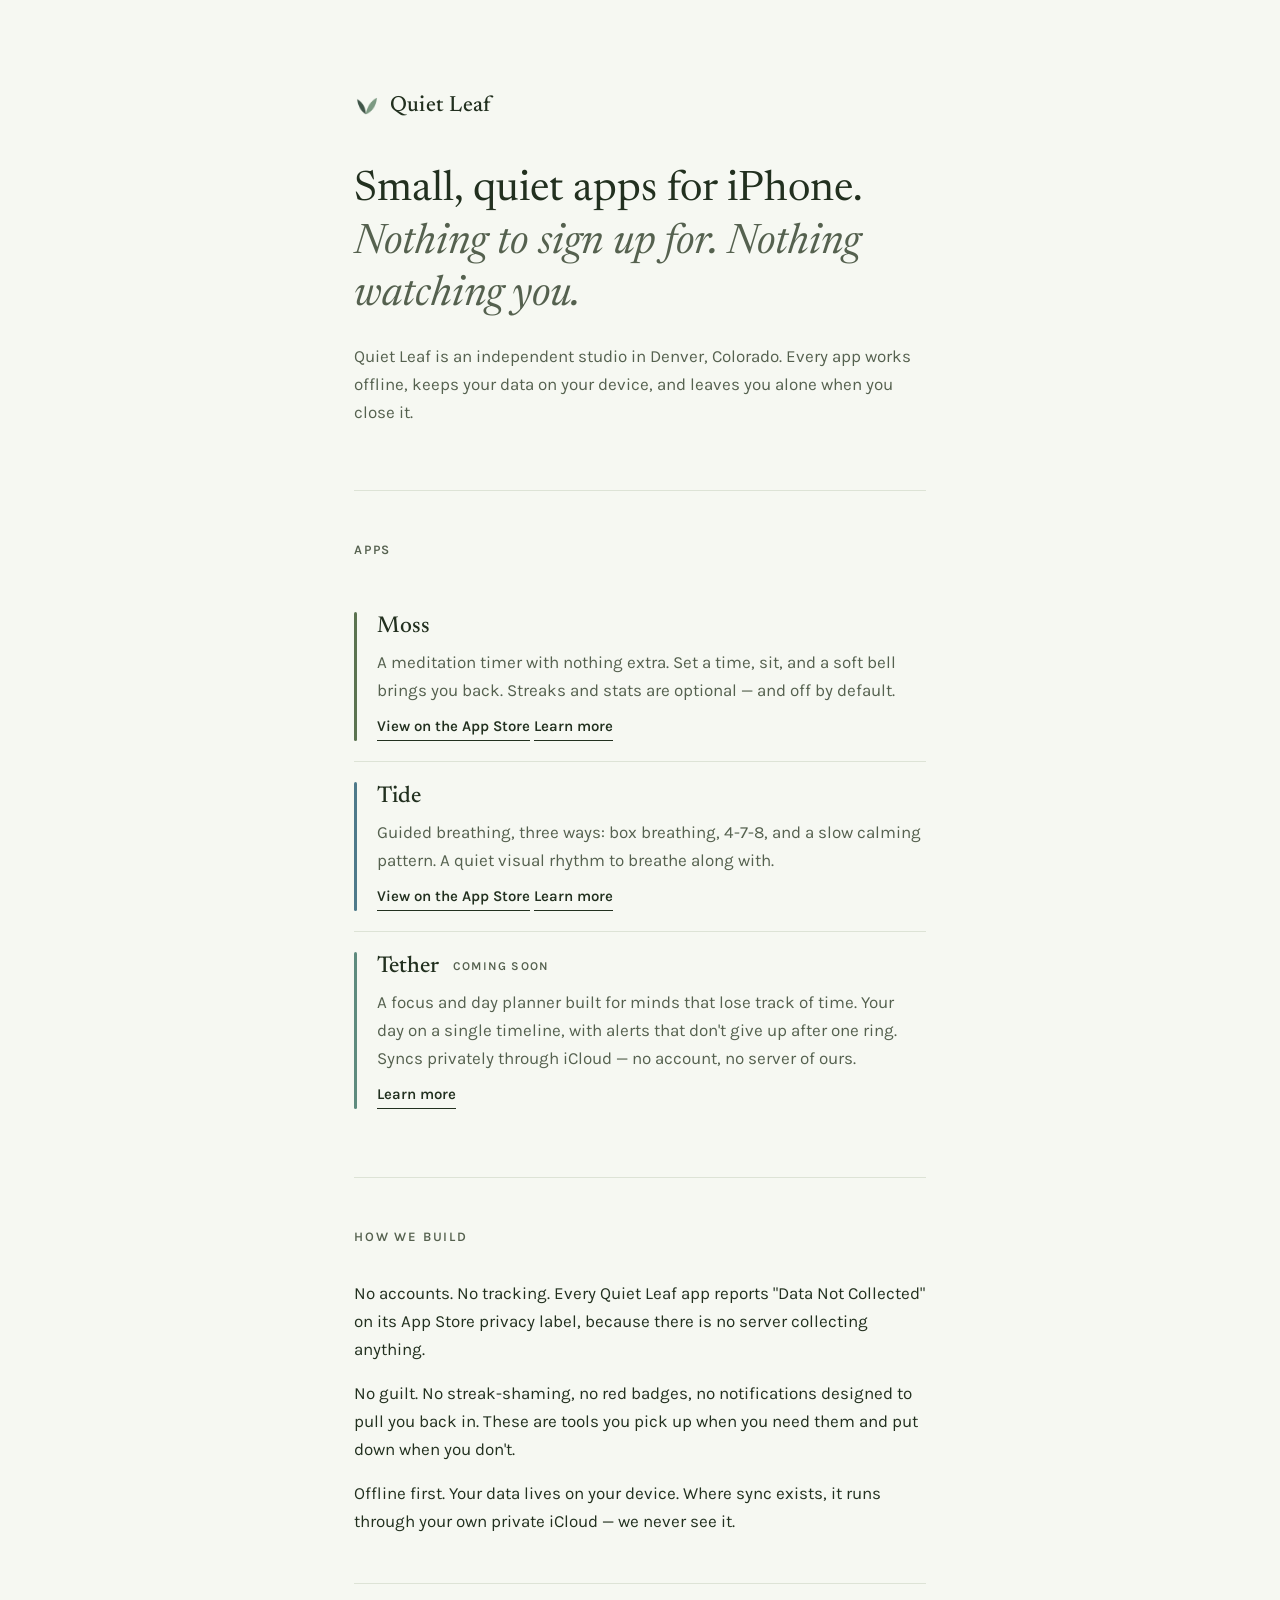
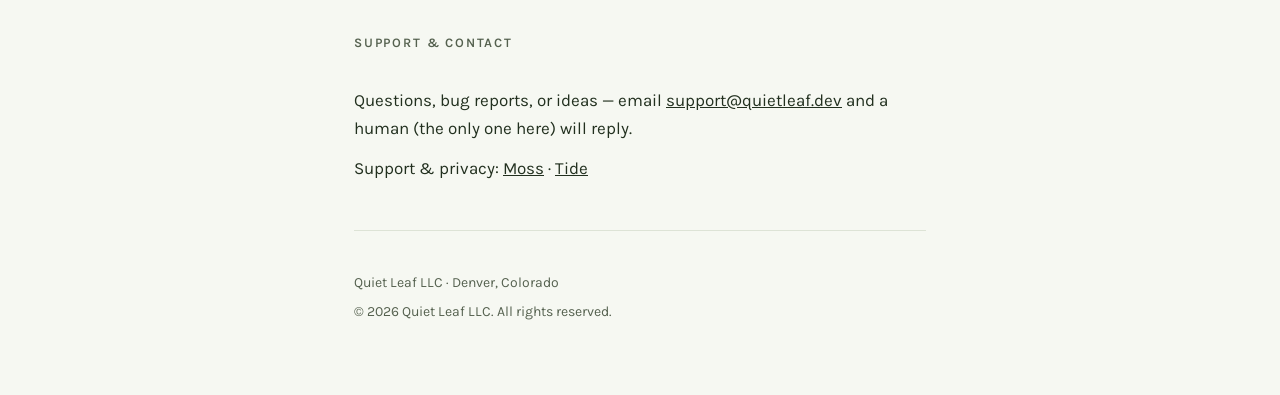
<file: index.html>
<!DOCTYPE html>
<html lang="en">
<head>
<meta charset="UTF-8">
<meta name="viewport" content="width=device-width, initial-scale=1.0">
<title>Quiet Leaf — calm, private apps for iPhone</title>
<meta name="description" content="Quiet Leaf LLC makes small, quiet iOS apps for meditation, breathing, journaling, and focus. No accounts. No tracking. No guilt.">
<link rel="icon" href="/favicon.ico" sizes="any">
<link rel="icon" type="image/png" sizes="32x32" href="/favicon-32x32.png">
<link rel="icon" type="image/png" sizes="16x16" href="/favicon-16x16.png">
<link rel="apple-touch-icon" sizes="180x180" href="/apple-touch-icon.png">
<link rel="preconnect" href="https://fonts.googleapis.com">
<link rel="preconnect" href="https://fonts.gstatic.com" crossorigin>
<link href="https://fonts.googleapis.com/css2?family=Newsreader:ital,opsz,wght@0,6..72,400;0,6..72,500;1,6..72,400&family=Karla:wght@400;500;600&display=swap" rel="stylesheet">
<link rel="stylesheet" href="/assets/site.css">
<style>
  :root {
    --moss: #5B7350;
    --tide: #4E7A8A;
    --tether: #5E8B7E;
  }
</style>
</head>
<body>

<div class="wrap fade">

  <header>
    <div class="mark" aria-hidden="true">
      <img src="/assets/logo-mark.png" width="26" height="26" alt="">
      <span>Quiet Leaf</span>
    </div>
    <h1>Small, quiet apps for iPhone. <em>Nothing to sign up for. Nothing watching you.</em></h1>
    <p class="sub">Quiet Leaf is an independent studio in Denver, Colorado. Every app works offline, keeps your data on your device, and leaves you alone when you close it.</p>
  </header>

  <section id="apps">
    <h2>Apps</h2>

    <div class="app moss">
      <div class="stem" aria-hidden="true"></div>
      <div>
        <h3>Moss</h3>
        <p>A meditation timer with nothing extra. Set a time, sit, and a soft bell brings you back. Streaks and stats are optional — and off by default.</p>
        <a class="applink" href="https://apps.apple.com/us/app/moss-meditation-timer/id6777428490">View on the App Store</a>
        <a class="applink" href="/moss/">Learn more</a>
      </div>
    </div>

    <div class="app tide">
      <div class="stem" aria-hidden="true"></div>
      <div>
        <h3>Tide</h3>
        <p>Guided breathing, three ways: box breathing, 4-7-8, and a slow calming pattern. A quiet visual rhythm to breathe along with.</p>
        <a class="applink" href="https://apps.apple.com/us/app/tide-breathing-timer/id6780638739">View on the App Store</a>
        <a class="applink" href="/tide/">Learn more</a>
      </div>
    </div>

    <div class="app tether">
      <div class="stem" aria-hidden="true"></div>
      <div>
        <h3>Tether <span class="tag">Coming soon</span></h3>
        <p>A focus and day planner built for minds that lose track of time. Your day on a single timeline, with alerts that don't give up after one ring. Syncs privately through iCloud — no account, no server of ours.</p>
        <a class="applink" href="/tether/">Learn more</a>
      </div>
    </div>

  </section>

  <section class="principles" id="principles">
    <h2>How we build</h2>
    <p>No accounts. No tracking. Every Quiet Leaf app reports "Data Not Collected" on its App Store privacy label, because there is no server collecting anything.</p>
    <p>No guilt. No streak-shaming, no red badges, no notifications designed to pull you back in. These are tools you pick up when you need them and put down when you don't.</p>
    <p>Offline first. Your data lives on your device. Where sync exists, it runs through your own private iCloud — we never see it.</p>
  </section>

  <section class="support" id="support">
    <h2>Support &amp; contact</h2>
    <p>Questions, bug reports, or ideas — email <a href="mailto:support@quietleaf.dev ">support@quietleaf.dev</a> and a human (the only one here) will reply.</p>
    <p>Support &amp; privacy: <a href="/moss/">Moss</a> · <a href="/tide/">Tide</a></p>
  </section>

  <footer>
    <p>Quiet Leaf LLC · Denver, Colorado</p>
    <p>&copy; 2026 Quiet Leaf LLC. All rights reserved.</p>
  </footer>

</div>

</body>
</html>
</file>
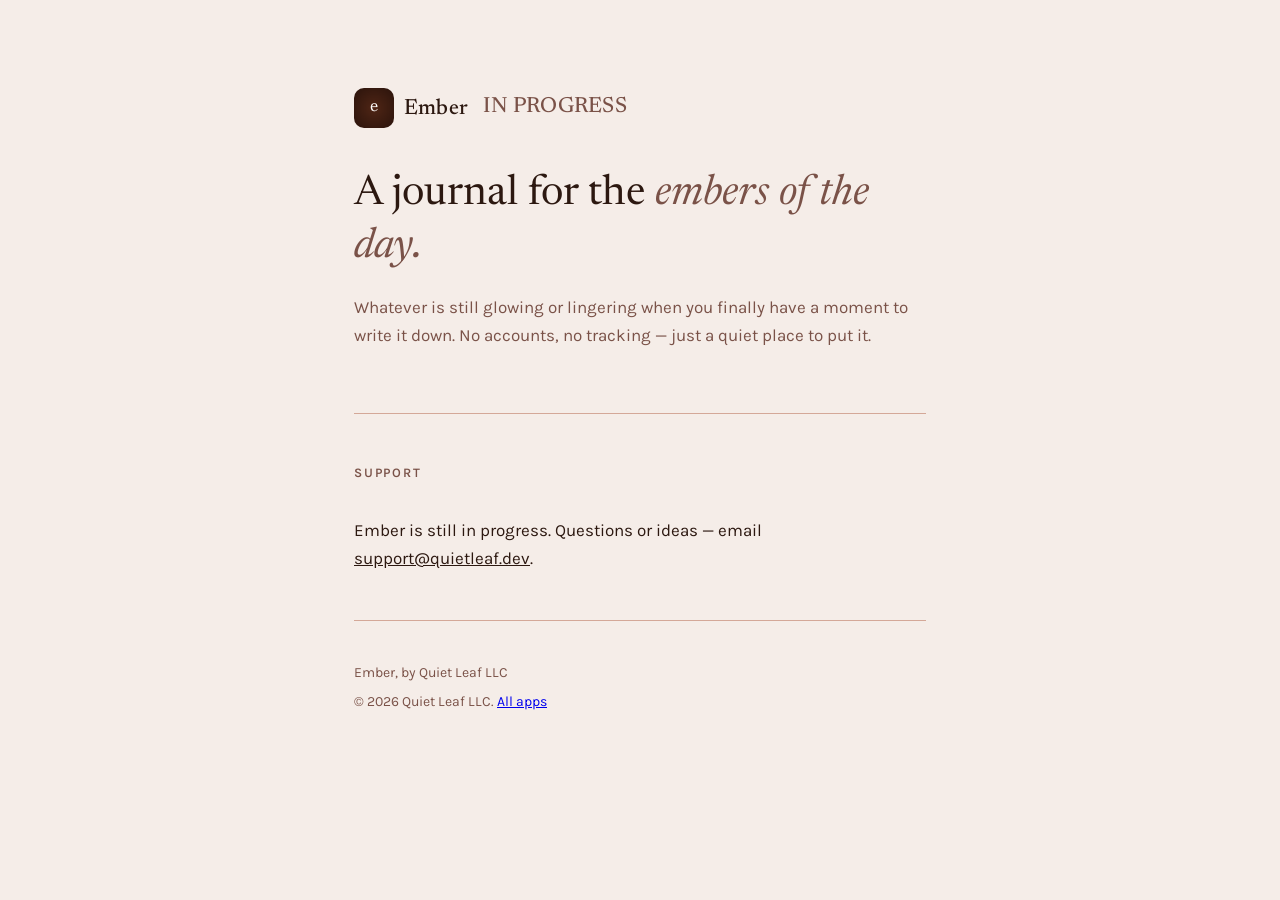
<file: ember/index.html>
<!DOCTYPE html>
<html lang="en">
<head>
<meta charset="UTF-8">
<meta name="viewport" content="width=device-width, initial-scale=1.0">
<title>Ember — a journal for the day</title>
<meta name="description" content="Ember is a journal for the embers of the day — whatever is still glowing when you finally sit down to write. In progress from Quiet Leaf.">
<link rel="icon" href="/favicon.ico" sizes="any">
<link rel="icon" type="image/png" sizes="32x32" href="/favicon-32x32.png">
<link rel="icon" type="image/png" sizes="16x16" href="/favicon-16x16.png">
<link rel="apple-touch-icon" sizes="180x180" href="/apple-touch-icon.png">
<link rel="preconnect" href="https://fonts.googleapis.com">
<link rel="preconnect" href="https://fonts.gstatic.com" crossorigin>
<link href="https://fonts.googleapis.com/css2?family=Newsreader:ital,opsz,wght@0,6..72,400;0,6..72,500;1,6..72,400&family=Karla:wght@400;500;600&display=swap" rel="stylesheet">
<link rel="stylesheet" href="/assets/site.css">
<style>
  :root {
    --paper: #F5EDE8;
    --ink: #2C1810;
    --ink-soft: #7A5248;
    --hairline: #D4A898;
    --accent: #B8543A;
    --focus-ring: #B8543A;
  }
</style>
</head>
<body>

<div class="wrap fade">

  <header>
    <div class="mark" aria-hidden="true">
      <img class="icon-mark" src="./icon.png" alt="" width="40" height="40">
      <span>Ember <span class="tag">In progress</span></span>
    </div>
    <h1>A journal for the <em>embers of the day.</em></h1>
    <p class="sub">Whatever is still glowing or lingering when you finally have a moment to write it down. No accounts, no tracking — just a quiet place to put it.</p>
  </header>

  <section class="support" id="support">
    <h2>Support</h2>
    <p>Ember is still in progress. Questions or ideas — email <a href="mailto:support@quietleaf.dev">support@quietleaf.dev</a>.</p>
  </section>

  <footer>
    <p>Ember, by Quiet Leaf LLC</p>
    <p>&copy; 2026 Quiet Leaf LLC. <a href="/">All apps</a></p>
  </footer>

</div>

</body>
</html>
</file>
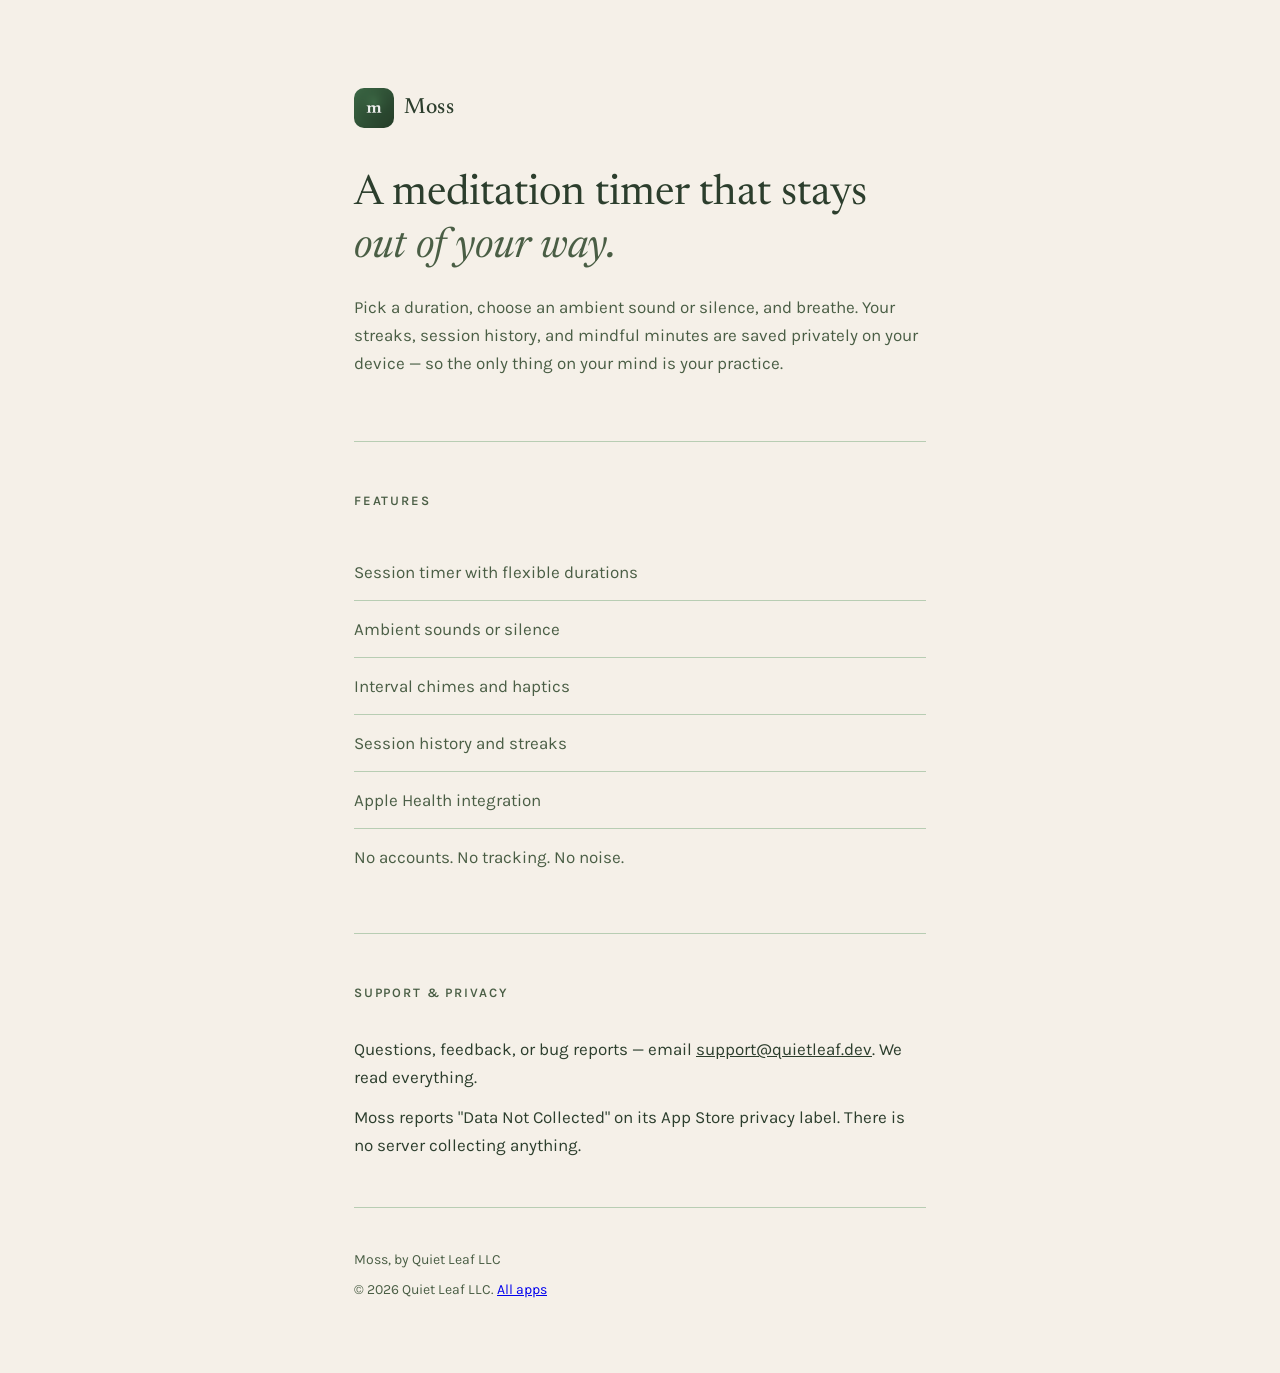
<file: moss/index.html>
<!DOCTYPE html>
<html lang="en">
<head>
<meta charset="UTF-8">
<meta name="viewport" content="width=device-width, initial-scale=1.0">
<title>Moss — meditation timer</title>
<meta name="description" content="Moss is a meditation timer with nothing extra. Set a time, sit, and a soft bell brings you back.">
<link rel="icon" href="/favicon.ico" sizes="any">
<link rel="icon" type="image/png" sizes="32x32" href="/favicon-32x32.png">
<link rel="icon" type="image/png" sizes="16x16" href="/favicon-16x16.png">
<link rel="apple-touch-icon" sizes="180x180" href="/apple-touch-icon.png">
<link rel="preconnect" href="https://fonts.googleapis.com">
<link rel="preconnect" href="https://fonts.gstatic.com" crossorigin>
<link href="https://fonts.googleapis.com/css2?family=Newsreader:ital,opsz,wght@0,6..72,400;0,6..72,500;1,6..72,400&family=Karla:wght@400;500;600&display=swap" rel="stylesheet">
<link rel="stylesheet" href="/assets/site.css">
<style>
  :root {
    --paper: #F5F0E8;
    --ink: #2C3E2D;
    --ink-soft: #4A5E45;
    --hairline: #B8CDB3;
    --accent: #3D6B47;
    --focus-ring: #3D6B47;
  }
</style>
</head>
<body>

<div class="wrap fade">

  <header>
    <div class="mark" aria-hidden="true">
      <img class="icon-mark" src="./icon.png" alt="" width="40" height="40">
      <span>Moss</span>
    </div>
    <h1>A meditation timer that stays <em>out of your way.</em></h1>
    <p class="sub">Pick a duration, choose an ambient sound or silence, and breathe. Your streaks, session history, and mindful minutes are saved privately on your device — so the only thing on your mind is your practice.</p>
  </header>

  <section id="features">
    <h2>Features</h2>
    <ul class="features">
      <li>Session timer with flexible durations</li>
      <li>Ambient sounds or silence</li>
      <li>Interval chimes and haptics</li>
      <li>Session history and streaks</li>
      <li>Apple Health integration</li>
      <li>No accounts. No tracking. No noise.</li>
    </ul>
  </section>

  <section class="support" id="support">
    <h2>Support &amp; privacy</h2>
    <p>Questions, feedback, or bug reports — email <a href="mailto:support@quietleaf.dev">support@quietleaf.dev</a>. We read everything.</p>
    <p>Moss reports "Data Not Collected" on its App Store privacy label. There is no server collecting anything.</p>
  </section>

  <footer>
    <p>Moss, by Quiet Leaf LLC</p>
    <p>&copy; 2026 Quiet Leaf LLC. <a href="/">All apps</a></p>
  </footer>

</div>

</body>
</html>
</file>
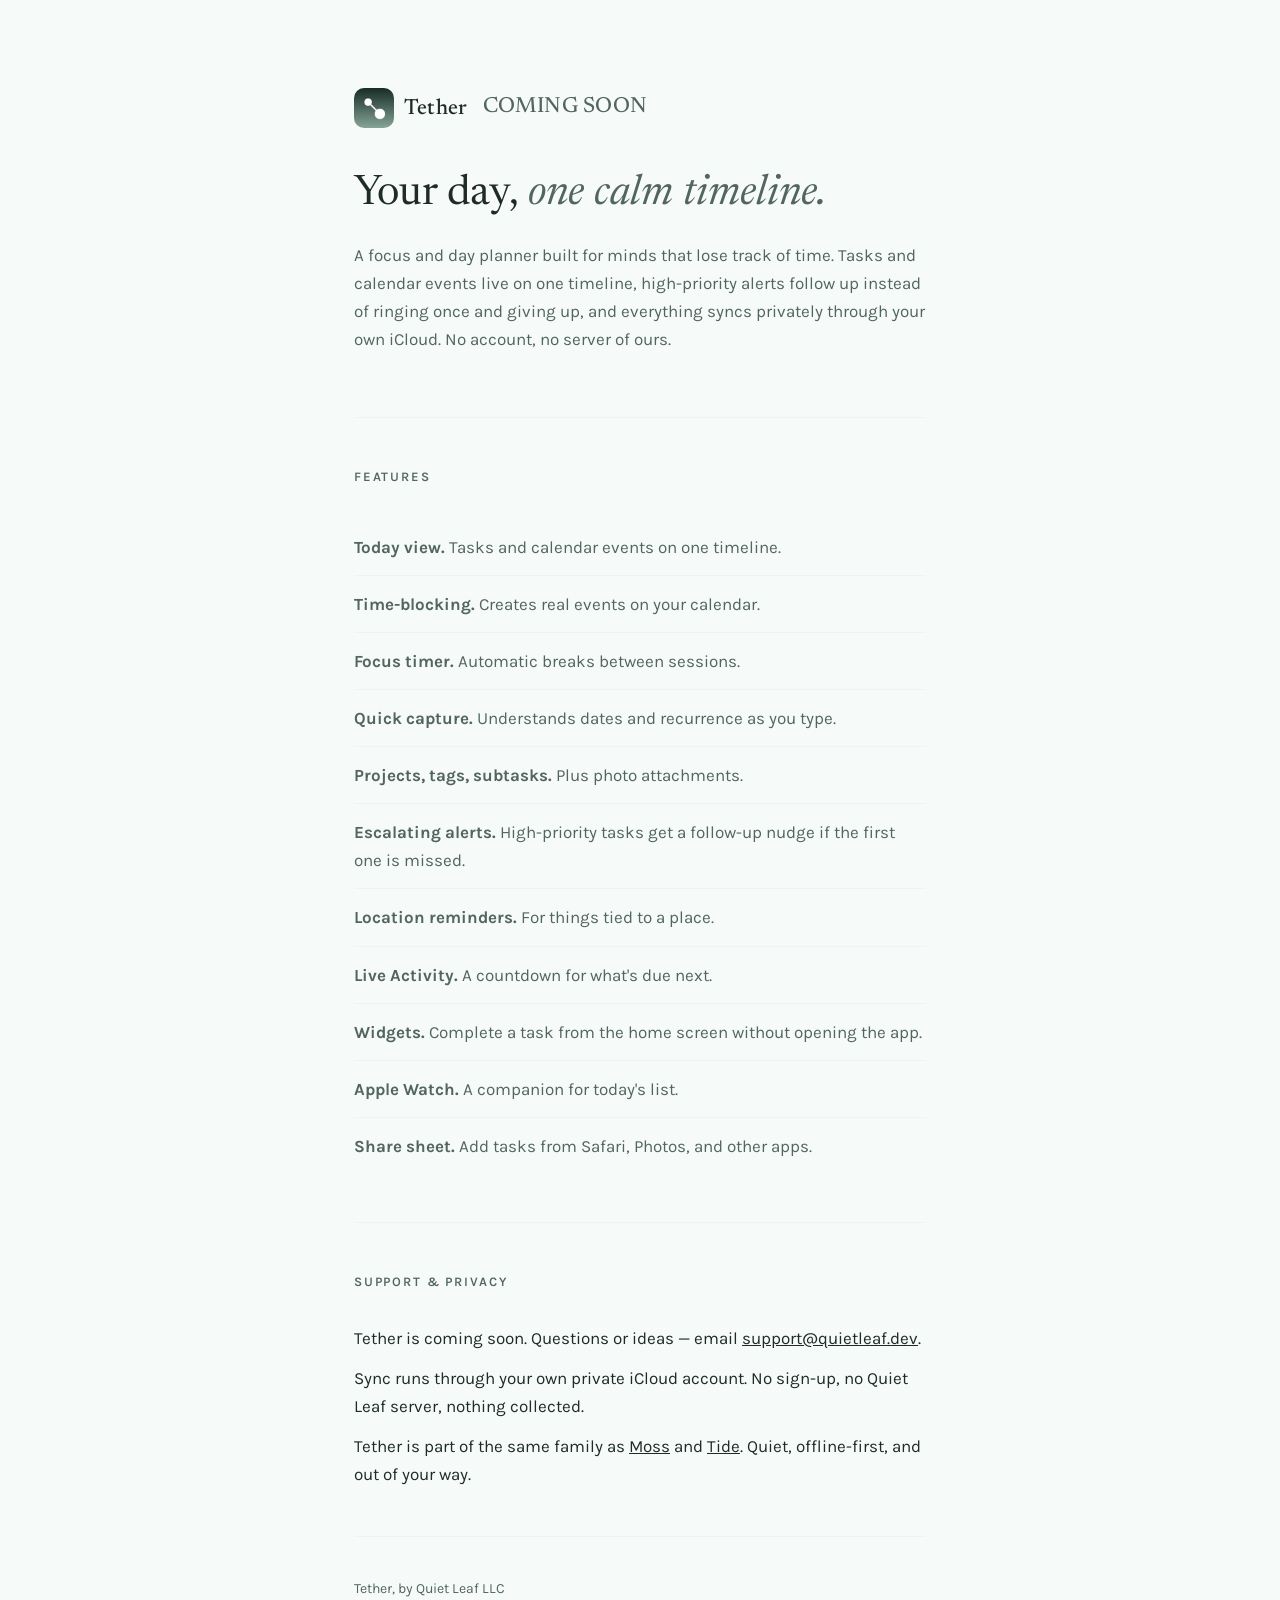
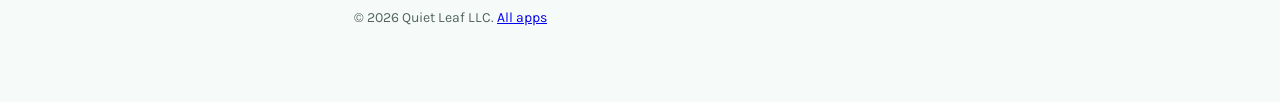
<file: tether/index.html>
<!DOCTYPE html>
<html lang="en">
<head>
<meta charset="UTF-8">
<meta name="viewport" content="width=device-width, initial-scale=1.0">
<title>Tether — your day, one calm timeline</title>
<meta name="description" content="Tether is a focus and day planner for minds that lose track of time. Coming soon from Quiet Leaf.">
<link rel="icon" href="/favicon.ico" sizes="any">
<link rel="icon" type="image/png" sizes="32x32" href="/favicon-32x32.png">
<link rel="icon" type="image/png" sizes="16x16" href="/favicon-16x16.png">
<link rel="apple-touch-icon" sizes="180x180" href="/apple-touch-icon.png">
<link rel="preconnect" href="https://fonts.googleapis.com">
<link rel="preconnect" href="https://fonts.gstatic.com" crossorigin>
<link href="https://fonts.googleapis.com/css2?family=Newsreader:ital,opsz,wght@0,6..72,400;0,6..72,500;1,6..72,400&family=Karla:wght@400;500;600&display=swap" rel="stylesheet">
<link rel="stylesheet" href="/assets/site.css">
<style>
  :root {
    --paper: #F6FAF8;
    --ink: #1E2B27;
    --ink-soft: #52655F;
    --hairline: #EEF4F1;
    --accent: #5E8B7E;
    --focus-ring: #5E8B7E;
  }
</style>
</head>
<body>

<div class="wrap fade">

  <header>
    <div class="mark" aria-hidden="true">
      <img class="icon-mark" src="./icon.png" alt="" width="40" height="40">
      <span>Tether <span class="tag">Coming soon</span></span>
    </div>
    <h1>Your day, <em>one calm timeline.</em></h1>
    <p class="sub">A focus and day planner built for minds that lose track of time. Tasks and calendar events live on one timeline, high-priority alerts follow up instead of ringing once and giving up, and everything syncs privately through your own iCloud. No account, no server of ours.</p>
  </header>

  <section id="features">
    <h2>Features</h2>
    <ul class="features">
      <li><strong>Today view.</strong> Tasks and calendar events on one timeline.</li>
      <li><strong>Time-blocking.</strong> Creates real events on your calendar.</li>
      <li><strong>Focus timer.</strong> Automatic breaks between sessions.</li>
      <li><strong>Quick capture.</strong> Understands dates and recurrence as you type.</li>
      <li><strong>Projects, tags, subtasks.</strong> Plus photo attachments.</li>
      <li><strong>Escalating alerts.</strong> High-priority tasks get a follow-up nudge if the first one is missed.</li>
      <li><strong>Location reminders.</strong> For things tied to a place.</li>
      <li><strong>Live Activity.</strong> A countdown for what's due next.</li>
      <li><strong>Widgets.</strong> Complete a task from the home screen without opening the app.</li>
      <li><strong>Apple Watch.</strong> A companion for today's list.</li>
      <li><strong>Share sheet.</strong> Add tasks from Safari, Photos, and other apps.</li>
    </ul>
  </section>

  <section class="support" id="support">
    <h2>Support &amp; privacy</h2>
    <p>Tether is coming soon. Questions or ideas — email <a href="mailto:support@quietleaf.dev">support@quietleaf.dev</a>.</p>
    <p>Sync runs through your own private iCloud account. No sign-up, no Quiet Leaf server, nothing collected.</p>
    <p>Tether is part of the same family as <a href="/moss/">Moss</a> and <a href="/tide/">Tide</a>. Quiet, offline-first, and out of your way.</p>
  </section>

  <footer>
    <p>Tether, by Quiet Leaf LLC</p>
    <p>&copy; 2026 Quiet Leaf LLC. <a href="/">All apps</a></p>
  </footer>

</div>

</body>
</html>
</file>
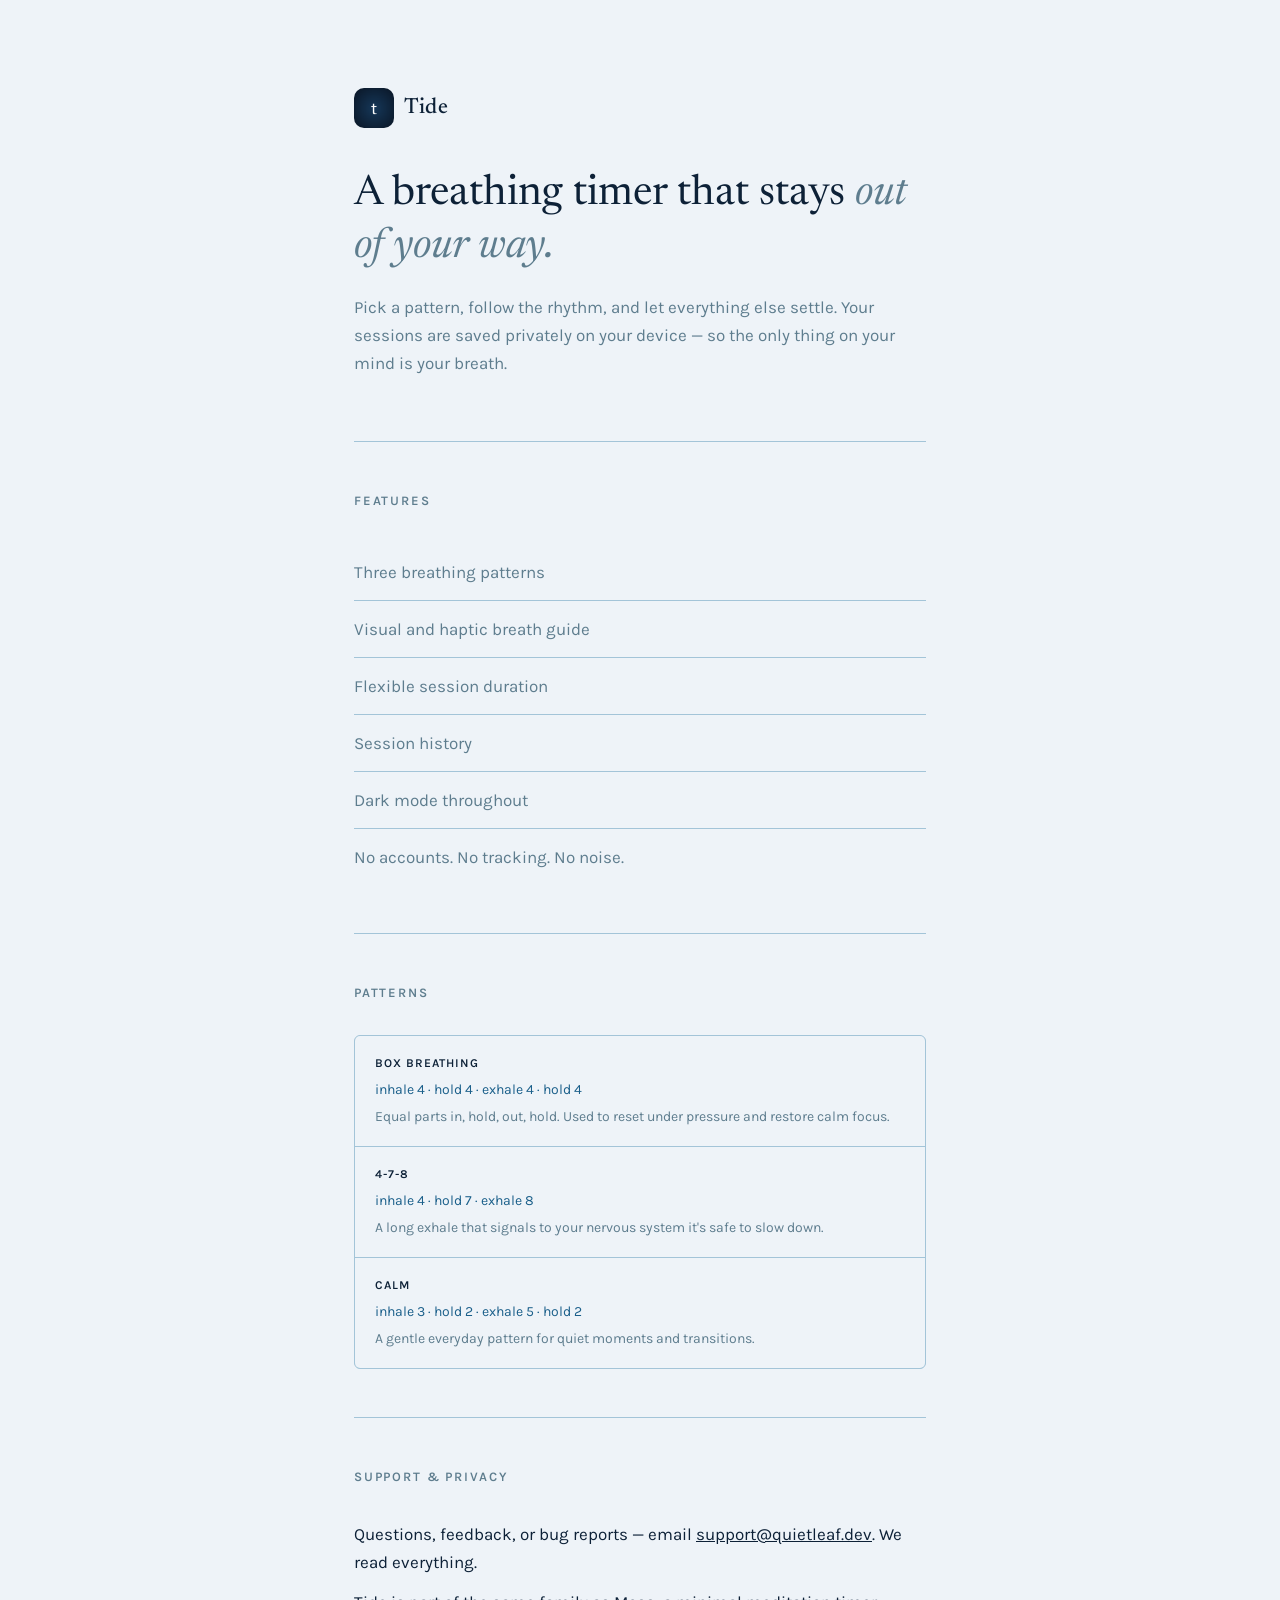
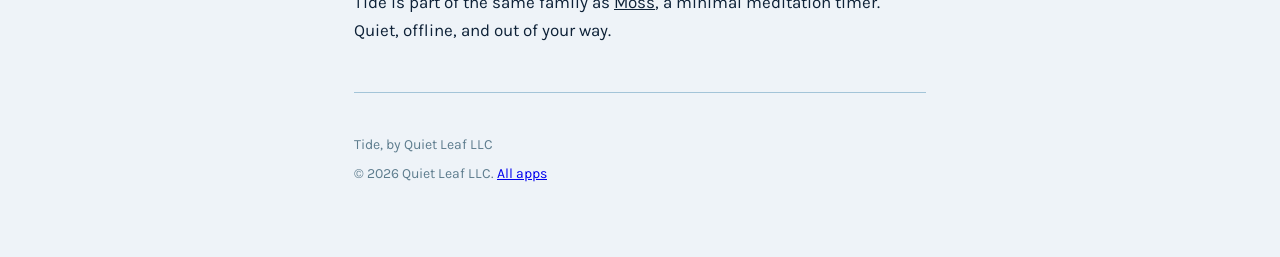
<file: tide/index.html>
<!DOCTYPE html>
<html lang="en">
<head>
<meta charset="UTF-8">
<meta name="viewport" content="width=device-width, initial-scale=1.0">
<title>Tide — breathing timer</title>
<meta name="description" content="Tide is a guided breathing timer: box breathing, 4-7-8, and a slow calming pattern.">
<link rel="icon" href="/favicon.ico" sizes="any">
<link rel="icon" type="image/png" sizes="32x32" href="/favicon-32x32.png">
<link rel="icon" type="image/png" sizes="16x16" href="/favicon-16x16.png">
<link rel="apple-touch-icon" sizes="180x180" href="/apple-touch-icon.png">
<link rel="preconnect" href="https://fonts.googleapis.com">
<link rel="preconnect" href="https://fonts.gstatic.com" crossorigin>
<link href="https://fonts.googleapis.com/css2?family=Newsreader:ital,opsz,wght@0,6..72,400;0,6..72,500;1,6..72,400&family=Karla:wght@400;500;600&display=swap" rel="stylesheet">
<link rel="stylesheet" href="/assets/site.css">
<style>
  :root {
    --paper: #EEF3F8;
    --ink: #0D2137;
    --ink-soft: #5E7D8E;
    --hairline: #A3C4D8;
    --accent: #1A5F8A;
    --focus-ring: #1A5F8A;
  }
</style>
</head>
<body>

<div class="wrap fade">

  <header>
    <div class="mark" aria-hidden="true">
      <img class="icon-mark" src="./icon.png" alt="" width="40" height="40">
      <span>Tide</span>
    </div>
    <h1>A breathing timer that stays <em>out of your way.</em></h1>
    <p class="sub">Pick a pattern, follow the rhythm, and let everything else settle. Your sessions are saved privately on your device — so the only thing on your mind is your breath.</p>
  </header>

  <section id="features">
    <h2>Features</h2>
    <ul class="features">
      <li>Three breathing patterns</li>
      <li>Visual and haptic breath guide</li>
      <li>Flexible session duration</li>
      <li>Session history</li>
      <li>Dark mode throughout</li>
      <li>No accounts. No tracking. No noise.</li>
    </ul>
  </section>

  <section id="patterns">
    <h2>Patterns</h2>
    <div class="patterns">
      <div class="pattern">
        <div class="pattern-name">Box breathing</div>
        <div class="pattern-rhythm">inhale 4 · hold 4 · exhale 4 · hold 4</div>
        <div class="pattern-desc">Equal parts in, hold, out, hold. Used to reset under pressure and restore calm focus.</div>
      </div>
      <div class="pattern">
        <div class="pattern-name">4-7-8</div>
        <div class="pattern-rhythm">inhale 4 · hold 7 · exhale 8</div>
        <div class="pattern-desc">A long exhale that signals to your nervous system it's safe to slow down.</div>
      </div>
      <div class="pattern">
        <div class="pattern-name">Calm</div>
        <div class="pattern-rhythm">inhale 3 · hold 2 · exhale 5 · hold 2</div>
        <div class="pattern-desc">A gentle everyday pattern for quiet moments and transitions.</div>
      </div>
    </div>
  </section>

  <section class="support" id="support">
    <h2>Support &amp; privacy</h2>
    <p>Questions, feedback, or bug reports — email <a href="mailto:support@quietleaf.dev">support@quietleaf.dev</a>. We read everything.</p>
    <p>Tide is part of the same family as <a href="/moss/">Moss</a>, a minimal meditation timer. Quiet, offline, and out of your way.</p>
  </section>

  <footer>
    <p>Tide, by Quiet Leaf LLC</p>
    <p>&copy; 2026 Quiet Leaf LLC. <a href="/">All apps</a></p>
  </footer>

</div>

</body>
</html>
</file>
<file: assets/site.css>
:root {
  --paper: #F6F8F2;
  --ink: #22301F;
  --ink-soft: #55614F;
  --hairline: #DDE3D6;
  --accent: #22301F;
  --focus-ring: #4E7A8A;
}

* { margin: 0; padding: 0; box-sizing: border-box; }

html { scroll-behavior: smooth; }
@media (prefers-reduced-motion: reduce) {
  html { scroll-behavior: auto; }
  .fade { animation: none !important; opacity: 1 !important; }
}

body {
  background: var(--paper);
  color: var(--ink);
  font-family: 'Karla', system-ui, sans-serif;
  font-size: 17px;
  line-height: 1.65;
  -webkit-font-smoothing: antialiased;
}

.wrap {
  max-width: 620px;
  margin: 0 auto;
  padding: 0 24px;
}

.fade {
  opacity: 0;
  animation: fadein 0.9s ease 0.1s forwards;
}
@keyframes fadein { to { opacity: 1; } }

/* Header */
header { padding: 88px 0 64px; }

.mark {
  display: flex;
  align-items: center;
  gap: 10px;
  margin-bottom: 40px;
}
.mark svg, .mark img { display: block; }
.mark span {
  font-family: 'Newsreader', serif;
  font-size: 22px;
  font-weight: 500;
  letter-spacing: 0.01em;
}

/* App icon used on app subpages in place of the Quiet Leaf logo */
.icon-mark {
  width: 40px;
  height: 40px;
  border-radius: 10px;
  flex-shrink: 0;
  display: block;
  object-fit: cover;
}

h1 {
  font-family: 'Newsreader', serif;
  font-weight: 400;
  font-size: clamp(30px, 5.5vw, 42px);
  line-height: 1.25;
  max-width: 16em;
}
h1 em {
  font-style: italic;
  color: var(--ink-soft);
}

.sub {
  margin-top: 20px;
  color: var(--ink-soft);
  max-width: 34em;
}

/* Sections */
section { padding: 48px 0; border-top: 1px solid var(--hairline); }

h2 {
  font-family: 'Karla', sans-serif;
  font-size: 13px;
  font-weight: 600;
  letter-spacing: 0.14em;
  text-transform: uppercase;
  color: var(--ink-soft);
  margin-bottom: 32px;
}

/* Status badge (e.g. "Coming soon", "In progress") */
.tag {
  font-family: 'Karla', sans-serif;
  font-size: 12px;
  font-weight: 600;
  letter-spacing: 0.1em;
  text-transform: uppercase;
  color: var(--ink-soft);
  margin-left: 10px;
  vertical-align: 2px;
}

/* App list with stem accents (homepage) */
.app {
  display: grid;
  grid-template-columns: 3px 1fr;
  gap: 20px;
  padding: 20px 0;
}
.app + .app { border-top: 1px solid var(--hairline); }

.stem { border-radius: 2px; }
.app.moss .stem   { background: var(--moss); }
.app.tide .stem   { background: var(--tide); }
.app.tether .stem { background: var(--tether); }
.app.ember .stem  { background: var(--ember); }

.app h3 {
  font-family: 'Newsreader', serif;
  font-size: 23px;
  font-weight: 500;
  line-height: 1.3;
}
.app p {
  margin-top: 6px;
  color: var(--ink-soft);
  max-width: 32em;
}
.applink {
  display: inline-block;
  margin-top: 10px;
  font-size: 15px;
  font-weight: 600;
  color: var(--ink);
  text-decoration: none;
  border-bottom: 1px solid var(--ink);
  padding-bottom: 1px;
}
.applink:hover { color: var(--ink-soft); border-color: var(--ink-soft); }
.applink:focus-visible,
a:focus-visible {
  outline: 2px solid var(--focus-ring);
  outline-offset: 3px;
  border-radius: 2px;
}

/* Principles */
.principles p { max-width: 36em; }
.principles p + p { margin-top: 16px; }

/* Feature list (app subpages) */
.features { margin-top: 8px; }
.features li {
  list-style: none;
  padding: 14px 0;
  color: var(--ink-soft);
}
.features li + li { border-top: 1px solid var(--hairline); }

/* Pattern grid (Tide's breathing patterns) */
.patterns {
  display: grid;
  gap: 1px;
  background: var(--hairline);
  border: 1px solid var(--hairline);
  border-radius: 6px;
  overflow: hidden;
  margin-top: 8px;
}
.pattern { background: var(--paper); padding: 18px 20px; }
.pattern-name {
  font-family: 'Karla', sans-serif;
  font-size: 12px;
  font-weight: 600;
  letter-spacing: 0.08em;
  text-transform: uppercase;
  color: var(--ink);
  margin-bottom: 4px;
}
.pattern-rhythm { font-size: 14px; color: var(--accent); margin-bottom: 4px; }
.pattern-desc { font-size: 14px; color: var(--ink-soft); }

/* Support */
.support a { color: var(--ink); }
.support p + p { margin-top: 12px; }

/* Footer */
footer {
  border-top: 1px solid var(--hairline);
  padding: 40px 0 72px;
  font-size: 14px;
  color: var(--ink-soft);
}
footer p + p { margin-top: 6px; }
</file>
